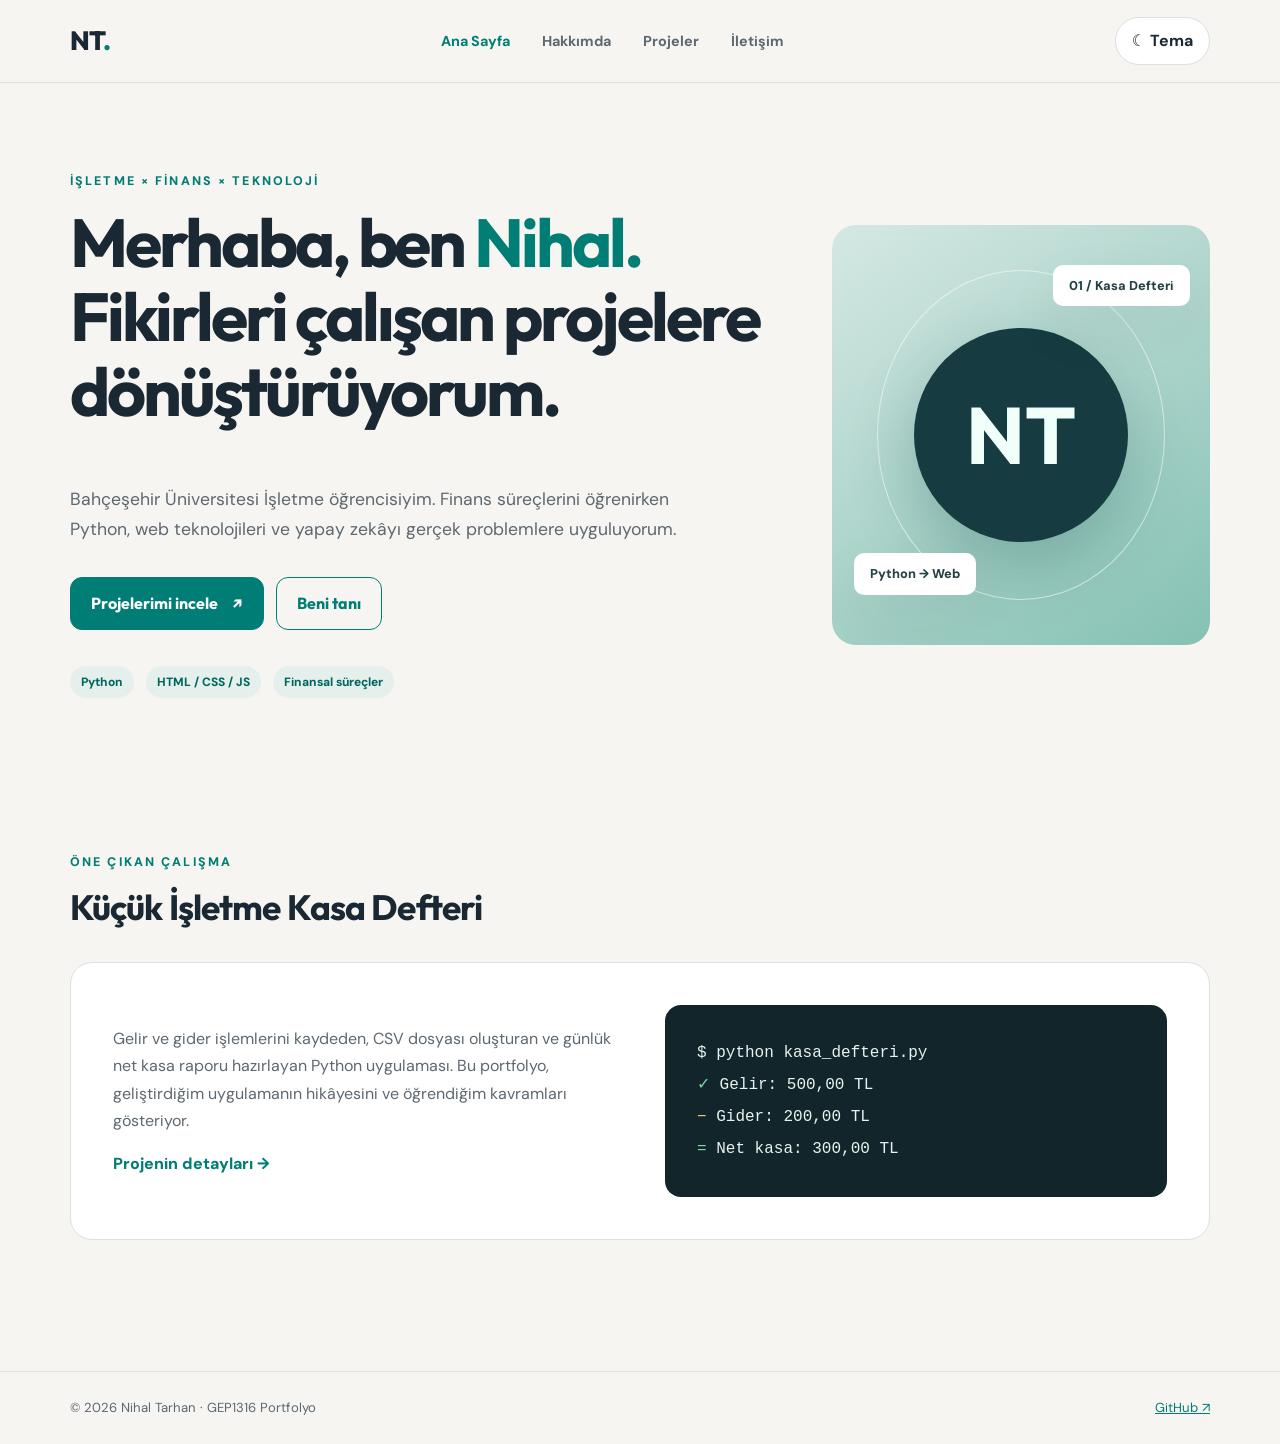
<file: index.html>
<!doctype html><html lang="tr"><head><meta charset="utf-8"><meta name="viewport" content="width=device-width, initial-scale=1"><meta name="description" content="Nihal Tarhan'ın işletme, finans ve kodlama projeleri portfolyosu."><title>Ana Sayfa | Nihal Tarhan</title><link rel="stylesheet" href="style.css"><script src="script.js" defer></script></head><body>
<a class="skip-link" href="#main">Ana içeriğe geç</a><header class="site-header"><div class="wrap head-inner"><a class="brand" href="index.html">NT<span>.</span></a><button class="menu-toggle" type="button" aria-controls="site-nav" aria-expanded="false" aria-label="Menüyü aç">☰</button><nav id="site-nav" aria-label="Ana menü"><a href="index.html" aria-current="page" >Ana Sayfa</a><a href="hakkimda.html" >Hakkımda</a><a href="projeler.html" >Projeler</a><a href="iletisim.html" >İletişim</a></nav><button class="theme-toggle" type="button" aria-label="Koyu temaya geç" aria-pressed="false">☾ <span>Tema</span></button></div></header><main id="main"><section class="hero wrap"><div class="hero-copy"><p class="eyebrow">İŞLETME × FİNANS × TEKNOLOJİ</p><h1>Merhaba, ben <em>Nihal.</em><br>Fikirleri çalışan projelere dönüştürüyorum.</h1><p class="lead">Bahçeşehir Üniversitesi İşletme öğrencisiyim. Finans süreçlerini öğrenirken Python, web teknolojileri ve yapay zekâyı gerçek problemlere uyguluyorum.</p><div class="actions"><a class="btn primary" href="projeler.html">Projelerimi incele <span aria-hidden="true">↗</span></a><a class="btn outline" href="hakkimda.html">Beni tanı</a></div><div class="micro"><span>Python</span><span>HTML / CSS / JS</span><span>Finansal süreçler</span></div></div><div class="hero-art"><div class="avatar" role="img" aria-label="NT harflerinden oluşturulmuş soyut avatar">NT</div><div class="floating-chip top">01 / Kasa Defteri</div><div class="floating-chip bottom">Python → Web</div></div></section><section class="wrap section"><div class="section-heading"><p class="eyebrow">ÖNE ÇIKAN ÇALIŞMA</p><h2>Küçük İşletme Kasa Defteri</h2></div><div class="feature"><div><p>Gelir ve gider işlemlerini kaydeden, CSV dosyası oluşturan ve günlük net kasa raporu hazırlayan Python uygulaması. Bu portfolyo, geliştirdiğim uygulamanın hikâyesini ve öğrendiğim kavramları gösteriyor.</p><a class="inline-link" href="projeler.html">Projenin detayları →</a></div><div class="code-visual" aria-label="Örnek kasa raporu">$ python kasa_defteri.py<br><span class="green">✓</span> Gelir: 500,00 TL<br><span class="orange">−</span> Gider: 200,00 TL<br><span class="green">=</span> Net kasa: 300,00 TL</div></div></section></main><footer class="footer"><div class="wrap foot-inner"><span>© <span id="year">2026</span> Nihal Tarhan · GEP1316 Portfolyo</span><a href="https://github.com/nihaltarhan8/GEP1316-Kasa-Defteri" target="_blank" rel="noopener noreferrer">GitHub ↗</a></div></footer><div id="toast" class="toast" role="status" aria-live="polite"></div></body></html>
</file>
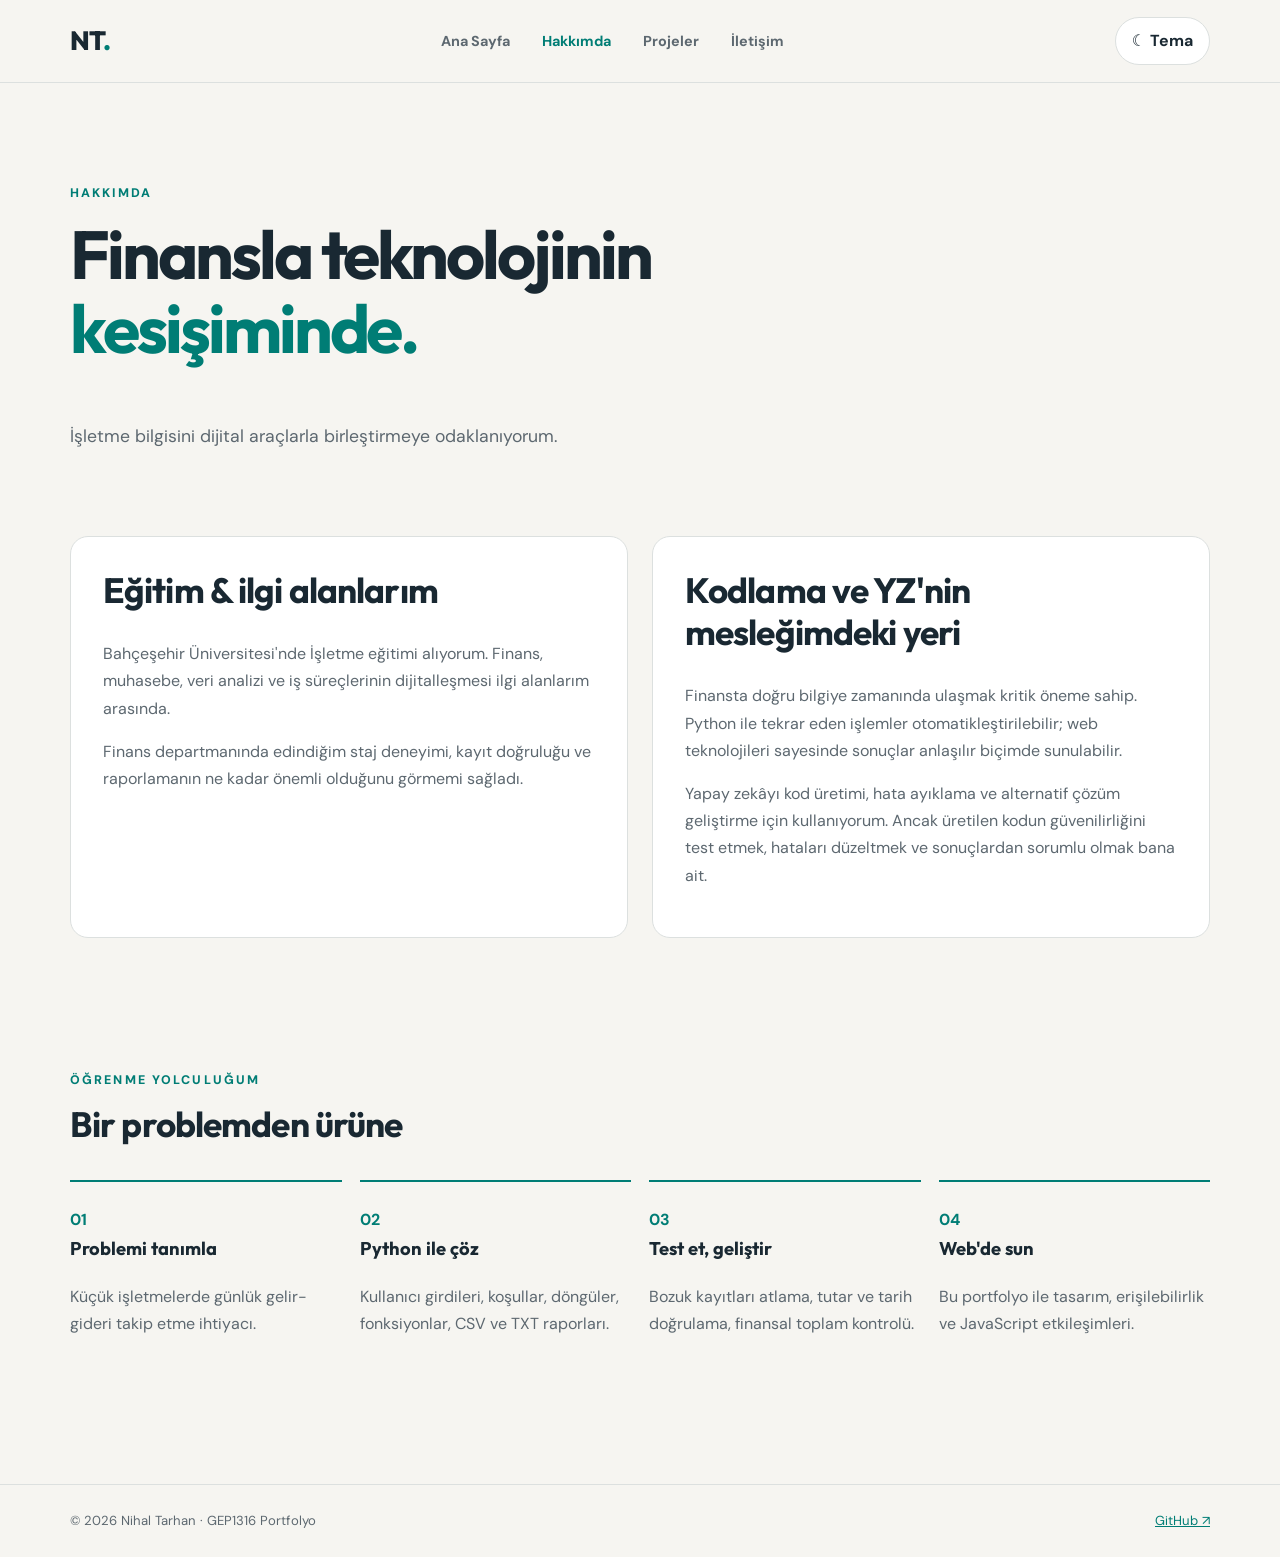
<file: hakkimda.html>
<!doctype html><html lang="tr"><head><meta charset="utf-8"><meta name="viewport" content="width=device-width, initial-scale=1"><meta name="description" content="Nihal Tarhan'ın işletme, finans ve kodlama projeleri portfolyosu."><title>Hakkımda | Nihal Tarhan</title><link rel="stylesheet" href="style.css"><script src="script.js" defer></script></head><body>
<a class="skip-link" href="#main">Ana içeriğe geç</a><header class="site-header"><div class="wrap head-inner"><a class="brand" href="index.html">NT<span>.</span></a><button class="menu-toggle" type="button" aria-controls="site-nav" aria-expanded="false" aria-label="Menüyü aç">☰</button><nav id="site-nav" aria-label="Ana menü"><a href="index.html" >Ana Sayfa</a><a href="hakkimda.html" aria-current="page" >Hakkımda</a><a href="projeler.html" >Projeler</a><a href="iletisim.html" >İletişim</a></nav><button class="theme-toggle" type="button" aria-label="Koyu temaya geç" aria-pressed="false">☾ <span>Tema</span></button></div></header><main id="main"><section class="wrap page-intro"><p class="eyebrow">HAKKIMDA</p><h1>Finansla teknolojinin<br><em>kesişiminde.</em></h1><p class="lead">İşletme bilgisini dijital araçlarla birleştirmeye odaklanıyorum.</p></section><section class="wrap about-grid section"><article class="panel"><h2>Eğitim & ilgi alanlarım</h2><p>Bahçeşehir Üniversitesi'nde İşletme eğitimi alıyorum. Finans, muhasebe, veri analizi ve iş süreçlerinin dijitalleşmesi ilgi alanlarım arasında.</p><p>Finans departmanında edindiğim staj deneyimi, kayıt doğruluğu ve raporlamanın ne kadar önemli olduğunu görmemi sağladı.</p></article><article class="panel"><h2>Kodlama ve YZ'nin mesleğimdeki yeri</h2><p>Finansta doğru bilgiye zamanında ulaşmak kritik öneme sahip. Python ile tekrar eden işlemler otomatikleştirilebilir; web teknolojileri sayesinde sonuçlar anlaşılır biçimde sunulabilir.</p><p>Yapay zekâyı kod üretimi, hata ayıklama ve alternatif çözüm geliştirme için kullanıyorum. Ancak üretilen kodun güvenilirliğini test etmek, hataları düzeltmek ve sonuçlardan sorumlu olmak bana ait.</p></article></section><section class="wrap section"><div class="section-heading"><p class="eyebrow">ÖĞRENME YOLCULUĞUM</p><h2>Bir problemden ürüne</h2></div><div class="steps"><div><strong>01</strong><h3>Problemi tanımla</h3><p>Küçük işletmelerde günlük gelir-gideri takip etme ihtiyacı.</p></div><div><strong>02</strong><h3>Python ile çöz</h3><p>Kullanıcı girdileri, koşullar, döngüler, fonksiyonlar, CSV ve TXT raporları.</p></div><div><strong>03</strong><h3>Test et, geliştir</h3><p>Bozuk kayıtları atlama, tutar ve tarih doğrulama, finansal toplam kontrolü.</p></div><div><strong>04</strong><h3>Web'de sun</h3><p>Bu portfolyo ile tasarım, erişilebilirlik ve JavaScript etkileşimleri.</p></div></div></section></main><footer class="footer"><div class="wrap foot-inner"><span>© <span id="year">2026</span> Nihal Tarhan · GEP1316 Portfolyo</span><a href="https://github.com/nihaltarhan8/GEP1316-Kasa-Defteri" target="_blank" rel="noopener noreferrer">GitHub ↗</a></div></footer><div id="toast" class="toast" role="status" aria-live="polite"></div></body></html>
</file>
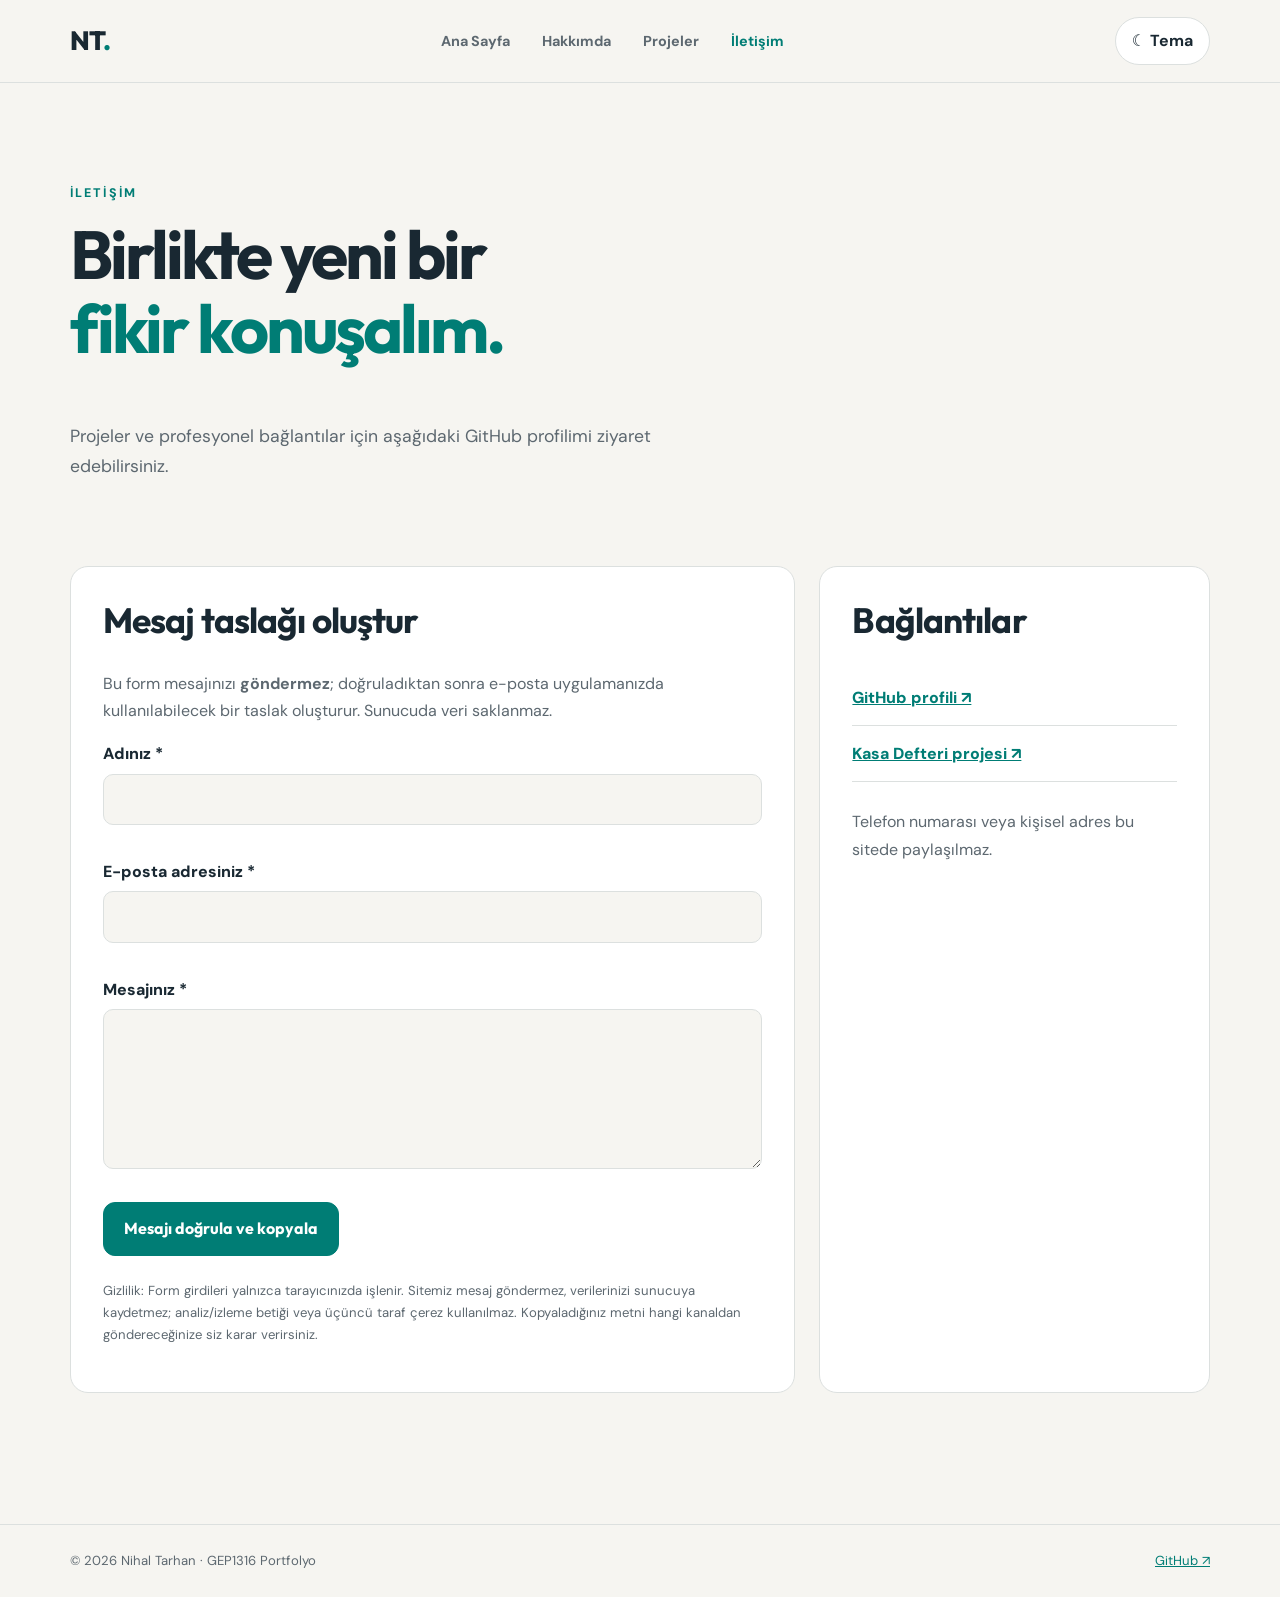
<file: iletisim.html>
<!doctype html><html lang="tr"><head><meta charset="utf-8"><meta name="viewport" content="width=device-width, initial-scale=1"><meta name="description" content="Nihal Tarhan'ın işletme, finans ve kodlama projeleri portfolyosu."><title>İletişim | Nihal Tarhan</title><link rel="stylesheet" href="style.css"><script src="script.js" defer></script></head><body>
<a class="skip-link" href="#main">Ana içeriğe geç</a><header class="site-header"><div class="wrap head-inner"><a class="brand" href="index.html">NT<span>.</span></a><button class="menu-toggle" type="button" aria-controls="site-nav" aria-expanded="false" aria-label="Menüyü aç">☰</button><nav id="site-nav" aria-label="Ana menü"><a href="index.html" >Ana Sayfa</a><a href="hakkimda.html" >Hakkımda</a><a href="projeler.html" >Projeler</a><a href="iletisim.html" aria-current="page" >İletişim</a></nav><button class="theme-toggle" type="button" aria-label="Koyu temaya geç" aria-pressed="false">☾ <span>Tema</span></button></div></header><main id="main"><section class="wrap page-intro"><p class="eyebrow">İLETİŞİM</p><h1>Birlikte yeni bir<br><em>fikir konuşalım.</em></h1><p class="lead">Projeler ve profesyonel bağlantılar için aşağıdaki GitHub profilimi ziyaret edebilirsiniz.</p></section><section class="wrap section contact-grid"><div class="panel"><h2>Mesaj taslağı oluştur</h2><p>Bu form mesajınızı <strong>göndermez</strong>; doğruladıktan sonra e-posta uygulamanızda kullanılabilecek bir taslak oluşturur. Sunucuda veri saklanmaz.</p><form id="contact-form" novalidate><div class="field"><label for="name">Adınız <span aria-hidden="true">*</span></label><input id="name" name="name" autocomplete="name" maxlength="80" required aria-describedby="name-error"><small class="field-error" id="name-error"></small></div><div class="field"><label for="email">E-posta adresiniz <span aria-hidden="true">*</span></label><input id="email" type="email" name="email" autocomplete="email" maxlength="120" required aria-describedby="email-error"><small class="field-error" id="email-error"></small></div><div class="field"><label for="message">Mesajınız <span aria-hidden="true">*</span></label><textarea id="message" name="message" rows="5" minlength="10" maxlength="1000" required aria-describedby="message-error"></textarea><small class="field-error" id="message-error"></small></div><button class="btn primary" type="submit">Mesajı doğrula ve kopyala</button><p id="form-status" role="status" aria-live="polite"></p><p class="privacy">Gizlilik: Form girdileri yalnızca tarayıcınızda işlenir. Sitemiz mesaj göndermez, verilerinizi sunucuya kaydetmez; analiz/izleme betiği veya üçüncü taraf çerez kullanılmaz. Kopyaladığınız metni hangi kanaldan göndereceğinize siz karar verirsiniz.</p></form></div><aside class="panel links-panel"><h2>Bağlantılar</h2><a href="https://github.com/nihaltarhan8" target="_blank" rel="noopener noreferrer">GitHub profili ↗</a><a href="https://github.com/nihaltarhan8/GEP1316-Kasa-Defteri" target="_blank" rel="noopener noreferrer">Kasa Defteri projesi ↗</a><p>Telefon numarası veya kişisel adres bu sitede paylaşılmaz.</p></aside></section></main><footer class="footer"><div class="wrap foot-inner"><span>© <span id="year">2026</span> Nihal Tarhan · GEP1316 Portfolyo</span><a href="https://github.com/nihaltarhan8/GEP1316-Kasa-Defteri" target="_blank" rel="noopener noreferrer">GitHub ↗</a></div></footer><div id="toast" class="toast" role="status" aria-live="polite"></div></body></html>
</file>
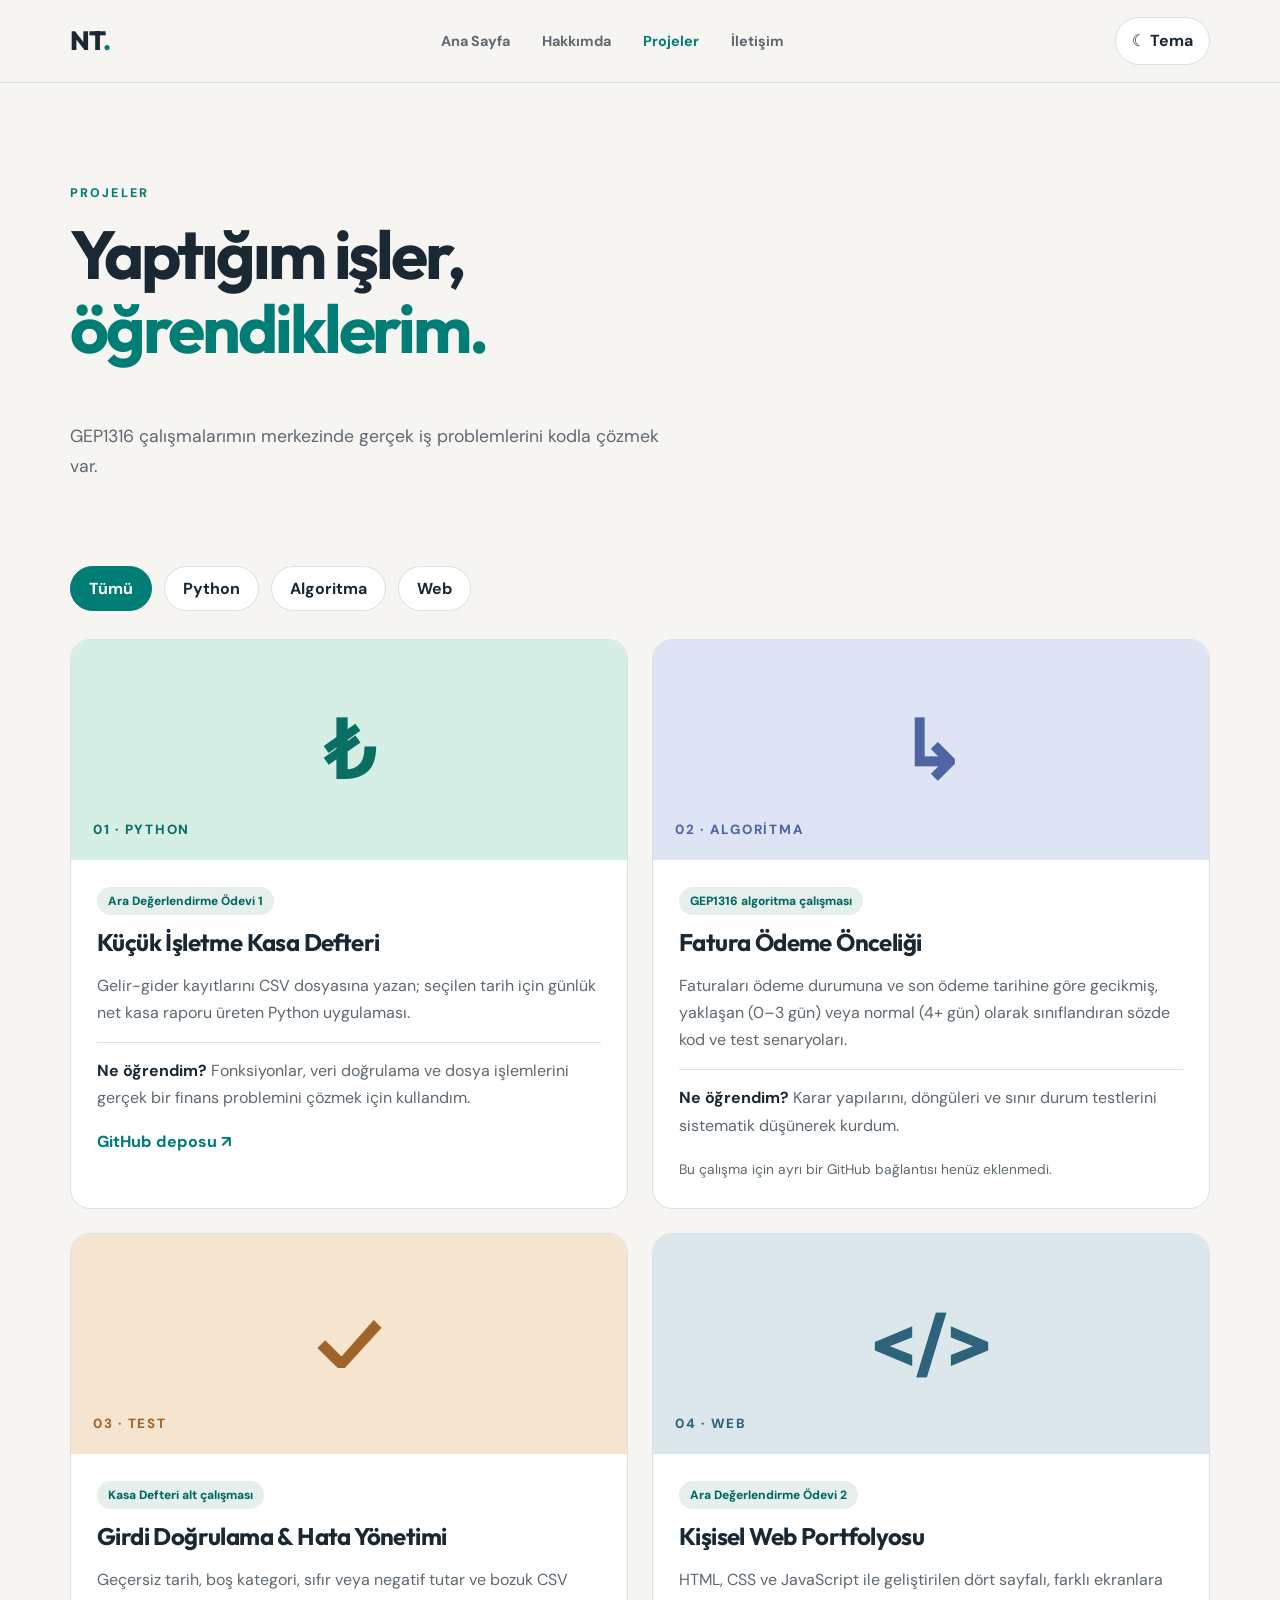
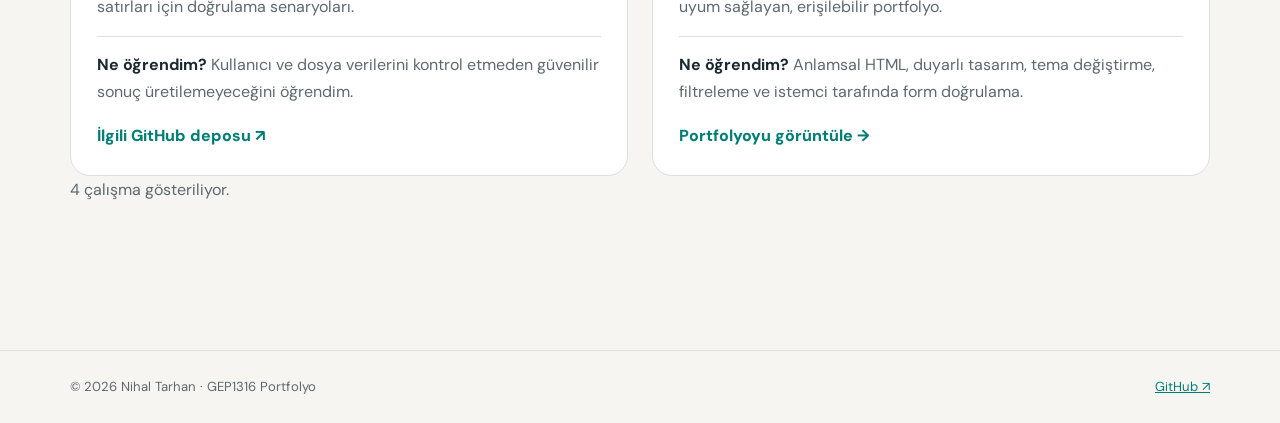
<file: projeler.html>
<!doctype html><html lang="tr"><head><meta charset="utf-8"><meta name="viewport" content="width=device-width, initial-scale=1"><meta name="description" content="Nihal Tarhan'ın işletme, finans ve kodlama projeleri portfolyosu."><title>Projeler | Nihal Tarhan</title><link rel="stylesheet" href="style.css"><script src="script.js" defer></script></head><body>
<a class="skip-link" href="#main">Ana içeriğe geç</a><header class="site-header"><div class="wrap head-inner"><a class="brand" href="index.html">NT<span>.</span></a><button class="menu-toggle" type="button" aria-controls="site-nav" aria-expanded="false" aria-label="Menüyü aç">☰</button><nav id="site-nav" aria-label="Ana menü"><a href="index.html" >Ana Sayfa</a><a href="hakkimda.html" >Hakkımda</a><a href="projeler.html" aria-current="page" >Projeler</a><a href="iletisim.html" >İletişim</a></nav><button class="theme-toggle" type="button" aria-label="Koyu temaya geç" aria-pressed="false">☾ <span>Tema</span></button></div></header><main id="main"><section class="wrap page-intro"><p class="eyebrow">PROJELER</p><h1>Yaptığım işler,<br><em>öğrendiklerim.</em></h1><p class="lead">GEP1316 çalışmalarımın merkezinde gerçek iş problemlerini kodla çözmek var.</p></section><section class="wrap section"><div class="filters" aria-label="Proje filtreleri"><button type="button" class="filter active" data-filter="all" aria-pressed="true">Tümü</button><button type="button" class="filter" data-filter="python" aria-pressed="false">Python</button><button type="button" class="filter" data-filter="algorithm" aria-pressed="false">Algoritma</button><button type="button" class="filter" data-filter="web" aria-pressed="false">Web</button></div><div class="projects" id="projects">
<article class="project-card" data-category="python"><div class="project-art art-one" role="img" aria-label="Gelir, gider ve net kasa verilerini simgeleyen soyut görsel"><span>₺</span><small>01 · PYTHON</small></div><div class="project-body"><span class="tag">Ara Değerlendirme Ödevi 1</span><h2>Küçük İşletme Kasa Defteri</h2><p>Gelir-gider kayıtlarını CSV dosyasına yazan; seçilen tarih için günlük net kasa raporu üreten Python uygulaması.</p><p class="learn"><strong>Ne öğrendim?</strong> Fonksiyonlar, veri doğrulama ve dosya işlemlerini gerçek bir finans problemini çözmek için kullandım.</p><a class="inline-link" target="_blank" rel="noopener noreferrer" href="https://github.com/nihaltarhan8/GEP1316-Kasa-Defteri">GitHub deposu ↗</a></div></article>
<article class="project-card" data-category="algorithm"><div class="project-art art-two" role="img" aria-label="Fatura önceliklendirme karar akışını temsil eden soyut görsel"><span>↳</span><small>02 · ALGORİTMA</small></div><div class="project-body"><span class="tag">GEP1316 algoritma çalışması</span><h2>Fatura Ödeme Önceliği</h2><p>Faturaları ödeme durumuna ve son ödeme tarihine göre gecikmiş, yaklaşan (0–3 gün) veya normal (4+ gün) olarak sınıflandıran sözde kod ve test senaryoları.</p><p class="learn"><strong>Ne öğrendim?</strong> Karar yapılarını, döngüleri ve sınır durum testlerini sistematik düşünerek kurdum.</p><span class="muted-link">Bu çalışma için ayrı bir GitHub bağlantısı henüz eklenmedi.</span></div></article>
<article class="project-card" data-category="python"><div class="project-art art-three" role="img" aria-label="Kontrol ve doğrulama işaretlerinin soyut gösterimi"><span>✓</span><small>03 · TEST</small></div><div class="project-body"><span class="tag">Kasa Defteri alt çalışması</span><h2>Girdi Doğrulama & Hata Yönetimi</h2><p>Geçersiz tarih, boş kategori, sıfır veya negatif tutar ve bozuk CSV satırları için doğrulama senaryoları.</p><p class="learn"><strong>Ne öğrendim?</strong> Kullanıcı ve dosya verilerini kontrol etmeden güvenilir sonuç üretilemeyeceğini öğrendim.</p><a class="inline-link" href="https://github.com/nihaltarhan8/GEP1316-Kasa-Defteri" target="_blank" rel="noopener noreferrer">İlgili GitHub deposu ↗</a></div></article>
<article class="project-card" data-category="web"><div class="project-art art-four" role="img" aria-label="Bir internet sitesinin ana düzenini temsil eden soyut görsel"><span>&lt;/&gt;</span><small>04 · WEB</small></div><div class="project-body"><span class="tag">Ara Değerlendirme Ödevi 2</span><h2>Kişisel Web Portfolyosu</h2><p>HTML, CSS ve JavaScript ile geliştirilen dört sayfalı, farklı ekranlara uyum sağlayan, erişilebilir portfolyo.</p><p class="learn"><strong>Ne öğrendim?</strong> Anlamsal HTML, duyarlı tasarım, tema değiştirme, filtreleme ve istemci tarafında form doğrulama.</p><a class="inline-link" href="index.html">Portfolyoyu görüntüle →</a></div></article>
</div><p id="filter-summary" class="filter-summary" role="status" aria-live="polite">4 çalışma gösteriliyor.</p></section></main><footer class="footer"><div class="wrap foot-inner"><span>© <span id="year">2026</span> Nihal Tarhan · GEP1316 Portfolyo</span><a href="https://github.com/nihaltarhan8/GEP1316-Kasa-Defteri" target="_blank" rel="noopener noreferrer">GitHub ↗</a></div></footer><div id="toast" class="toast" role="status" aria-live="polite"></div></body></html>
</file>
<file: style.css>
@import url('https://fonts.googleapis.com/css2?family=DM+Sans:wght@400;500;600;700&family=Outfit:wght@400;500;600;700;800&display=swap');
:root{color-scheme:light;--bg:#f6f5f1;--surface:#fff;--ink:#192832;--muted:#5d6870;--line:#dce0df;--accent:#007d75;--accent-dark:#00675f;--soft:#e5f0ed;--shadow:0 22px 55px rgba(17,39,45,.07)}
:root[data-theme=dark]{color-scheme:dark;--bg:#111b21;--surface:#1b2a31;--ink:#edf4f2;--muted:#b9c6c8;--line:#35454b;--accent:#78d5c8;--accent-dark:#9be7dc;--soft:#263c3e;--shadow:0 22px 55px rgba(0,0,0,.18)}
*{box-sizing:border-box}html{scroll-behavior:smooth}body{margin:0;background:var(--bg);color:var(--ink);font:16px/1.7 'DM Sans',system-ui,sans-serif}h1,h2,h3,.brand,.btn{font-family:'Outfit',system-ui,sans-serif}h1,h2,h3,p{margin-top:0}h1{font-size:clamp(2.7rem,5.3vw,5rem);line-height:1.1;letter-spacing:-.045em;font-weight:700}h1 em{color:var(--accent);font-style:normal}h2{font-size:clamp(1.45rem,2.9vw,2.2rem);line-height:1.2;letter-spacing:-.025em}h3{font-size:1.15rem}a{color:inherit}button,input,textarea{font:inherit}button{cursor:pointer}a:focus-visible,button:focus-visible,input:focus-visible,textarea:focus-visible{outline:3px solid var(--accent);outline-offset:4px}.wrap{width:min(1140px,calc(100% - 64px));margin-inline:auto}.skip-link{position:absolute;top:-60px;left:12px;background:var(--ink);color:var(--bg);padding:8px 16px;z-index:30}.skip-link:focus{top:12px}.site-header{border-bottom:1px solid var(--line);position:sticky;top:0;z-index:20;background:var(--bg)}.head-inner,.foot-inner{display:flex;align-items:center;justify-content:space-between;gap:24px}.head-inner{min-height:82px}.brand{font-size:1.65rem;text-decoration:none;font-weight:800;letter-spacing:-.05em}.brand span{color:var(--accent)}nav{display:flex;gap:32px}nav a{text-decoration:none;font-size:.9rem;font-weight:700;color:var(--muted)}nav a:hover,nav a[aria-current=page]{color:var(--accent)}.theme-toggle,.menu-toggle{border:1px solid var(--line);border-radius:100px;background:var(--surface);color:var(--ink);padding:9px 16px;font-weight:700}.menu-toggle{display:none}.hero{min-height:640px;display:grid;grid-template-columns:1.3fr .7fr;align-items:center;gap:60px;padding-block:88px}.eyebrow{color:var(--accent);font-size:.78rem;letter-spacing:.17em;font-weight:800}.lead{color:var(--muted);font-size:1.1rem;max-width:620px}.actions,.micro,.filters{display:flex;flex-wrap:wrap;gap:12px}.actions{margin-top:32px}.btn{display:inline-flex;align-items:center;justify-content:center;gap:14px;border:1px solid var(--accent);text-decoration:none;border-radius:12px;padding:12px 20px;font-weight:700;min-height:49px}.btn.primary{background:var(--accent);color:#fff}.btn.primary:hover{background:var(--accent-dark)}:root[data-theme=dark] .btn.primary{color:#102020}.btn.outline{color:var(--accent);background:transparent}.micro{margin-top:36px}.micro span,.tag{background:var(--soft);color:var(--accent-dark);font-size:.75rem;font-weight:800;padding:6px 11px;border-radius:100px}.hero-art{min-height:420px;display:grid;place-items:center;position:relative;background:linear-gradient(145deg,#d5e8e3,#85c1b4);border-radius:24px;overflow:hidden}.hero-art:before{content:'';position:absolute;inset:45px;border:1px solid #ffffff88;border-radius:50%}.avatar{display:grid;place-items:center;width:214px;height:214px;border-radius:50%;background:#163b40;color:#f0fff9;font:700 5rem 'Outfit',sans-serif;box-shadow:0 25px 65px #124c4b45}.floating-chip{position:absolute;background:#fff;color:#234044;border-radius:10px;padding:10px 16px;font-size:.8rem;font-weight:800;box-shadow:var(--shadow)}.floating-chip.top{top:40px;right:20px}.floating-chip.bottom{bottom:50px;left:22px}.section{padding-block:66px}.section-heading{margin-bottom:34px}.feature{display:grid;grid-template-columns:1fr 1fr;align-items:center;gap:50px;background:var(--surface);padding:42px;border:1px solid var(--line);border-radius:22px}.feature p{color:var(--muted)}.inline-link{color:var(--accent);text-decoration:none;font-weight:800}.inline-link:hover{text-decoration:underline}.code-visual{background:#11252b;color:#e7f3ee;border-radius:16px;padding:32px;font:1rem/2 monospace;overflow-wrap:anywhere}.code-visual .green{color:#7dd4a7}.code-visual .orange{color:#ffc181}.page-intro{padding-top:100px}.page-intro h1{max-width:900px}.about-grid,.contact-grid{display:grid;grid-template-columns:1fr 1fr;gap:24px}.panel{background:var(--surface);padding:32px;border:1px solid var(--line);border-radius:18px}.panel p{color:var(--muted)}.steps{display:grid;grid-template-columns:repeat(4,1fr);gap:18px}.steps>div{border-top:2px solid var(--accent);padding-top:24px}.steps strong{color:var(--accent)}.steps p{color:var(--muted)}.filters{margin-bottom:28px}.filter{background:var(--surface);color:var(--ink);border:1px solid var(--line);border-radius:100px;padding:8px 18px;font-weight:700}.filter.active{background:var(--accent);border-color:var(--accent);color:#fff}.projects{display:grid;grid-template-columns:repeat(2,minmax(0,1fr));gap:24px}.project-card{border:1px solid var(--line);border-radius:20px;overflow:hidden;background:var(--surface)}.project-card[hidden]{display:none}.project-art{height:220px;display:flex;align-items:center;justify-content:center;position:relative}.project-art span{font:700 5rem 'Outfit',sans-serif}.project-art small{position:absolute;bottom:18px;left:22px;font-weight:800;letter-spacing:.13em}.art-one{background:#d5eee6;color:#096f63}.art-two{background:#dfe4f5;color:#4f65a2}.art-three{background:#f5e5ce;color:#9f642a}.art-four{background:#dce7ec;color:#2e637c}.project-body{padding:26px}.project-body h2{font-size:1.5rem;margin:15px 0}.project-body p{color:var(--muted)}.learn{border-top:1px solid var(--line);padding-top:14px}.learn strong{color:var(--ink)}.muted-link{font-size:.86rem;color:var(--muted)}.filter-summary{color:var(--muted)}.contact-grid{grid-template-columns:1.3fr .7fr}.field{display:flex;flex-direction:column;margin-block:16px}.field label{font-weight:800;margin-bottom:6px}.field input,.field textarea{width:100%;background:var(--bg);border:1px solid var(--line);color:var(--ink);border-radius:10px;padding:11px 13px}.field-error{color:#c04d39;min-height:1.3em}.privacy{font-size:.82rem;margin-top:24px}.links-panel a{display:block;padding:14px 0;color:var(--accent);font-weight:800;border-bottom:1px solid var(--line)}.links-panel p{margin-top:26px}.footer{border-top:1px solid var(--line);margin-top:65px}.foot-inner{padding-block:25px;color:var(--muted);font-size:.82rem}.foot-inner a{color:var(--accent)}.toast{position:fixed;bottom:24px;right:24px;z-index:100;background:var(--ink);color:var(--bg);padding:12px 20px;border-radius:10px;box-shadow:var(--shadow);opacity:0;pointer-events:none;transition:opacity .2s}.toast.show{opacity:1}
@media(max-width:900px){.hero{grid-template-columns:1fr;gap:30px;min-height:0;padding-block:70px}.hero-art{min-height:350px}.steps{grid-template-columns:repeat(2,1fr)}.feature,.about-grid,.contact-grid{grid-template-columns:1fr}.page-intro{padding-top:65px}}
@media(max-width:640px){.wrap{width:min(100% - 34px,1140px)}.head-inner{min-height:70px;gap:10px}.menu-toggle{display:block;margin-left:auto}.theme-toggle span{display:none}nav{display:none;position:absolute;top:70px;left:0;right:0;background:var(--surface);border-bottom:1px solid var(--line);padding:18px;flex-direction:column;gap:12px}nav.open{display:flex}.hero{padding-block:50px}.hero-art{min-height:280px}.avatar{height:160px;width:160px;font-size:3.5rem}.floating-chip{font-size:.67rem}.section{padding-block:42px}.feature,.panel{padding:22px}.projects,.steps{grid-template-columns:1fr}.project-art{height:180px}.foot-inner{align-items:flex-start;flex-direction:column;gap:8px}.page-intro{padding-top:55px}h1{font-size:clamp(2.6rem,11vw,3.8rem)}}
@media(prefers-reduced-motion:reduce){html{scroll-behavior:auto}*,*:before,*:after{transition:none!important;animation:none!important}}
</file>
